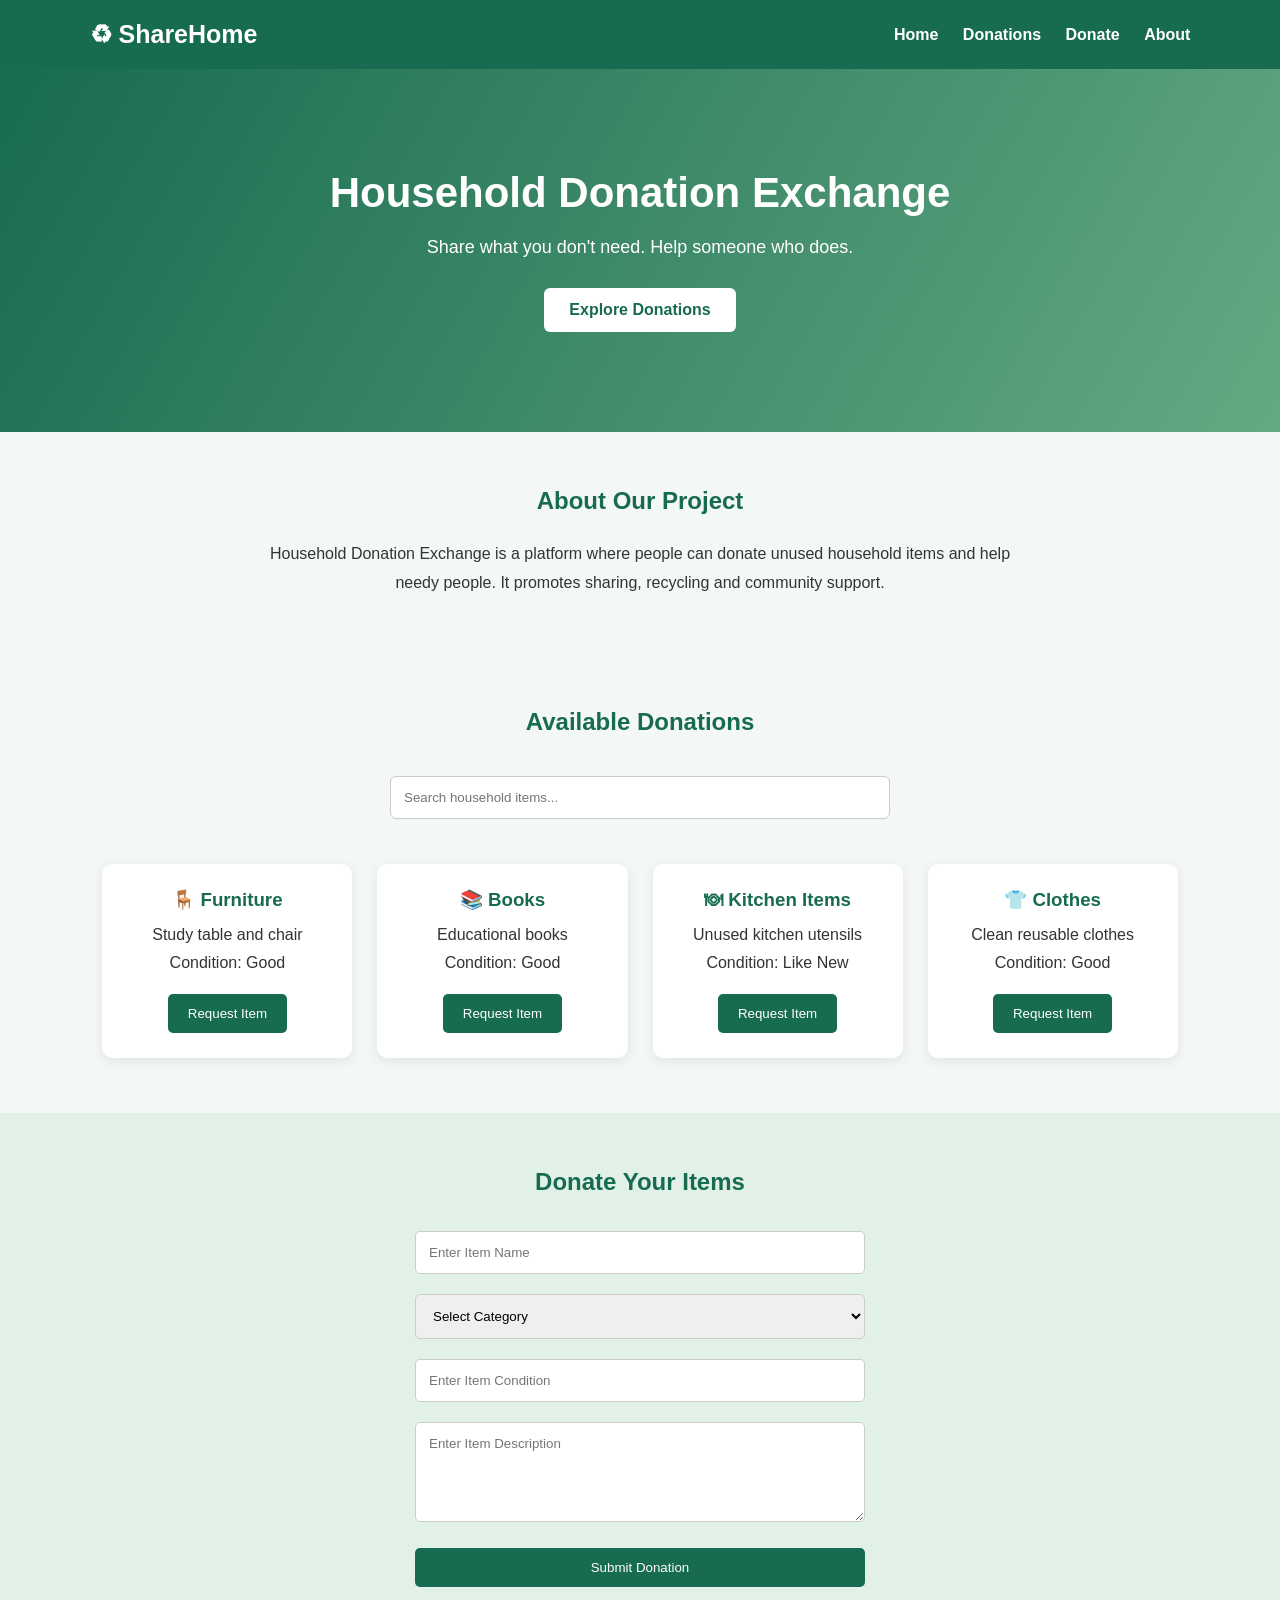
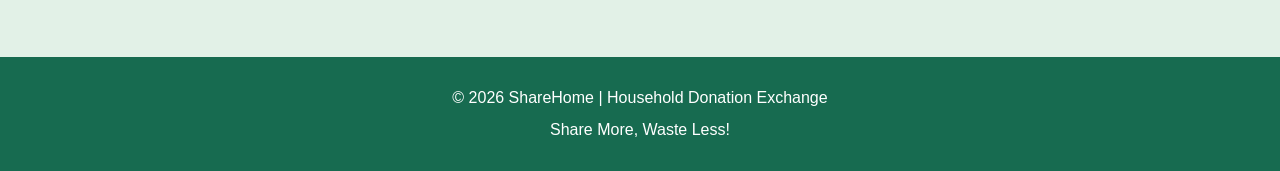
<file: index.html>
<!DOCTYPE html>
<html lang="en">
<head>
    <meta charset="UTF-8">
    <meta name="viewport" content="width=device-width, initial-scale=1.0">
    <title>Household Donation Exchange</title>
    <link rel="stylesheet" href="style.css">
</head>
<body>

<header>
    <h2>♻ ShareHome</h2>
    <nav>
        <a href="#home">Home</a>
        <a href="#donations">Donations</a>
        <a href="#donate">Donate</a>
        <a href="#about">About</a>
    </nav>
</header>

<section class="hero" id="home">
    <h1>Household Donation Exchange</h1>
    <p>Share what you don't need. Help someone who does.</p>
    <a href="#donations" class="btn">Explore Donations</a>
</section>

<section class="about" id="about">
    <h2>About Our Project</h2>
    <p>
        Household Donation Exchange is a platform where people
        can donate unused household items and help needy people.
        It promotes sharing, recycling and community support.
    </p>
</section>

<section class="donations" id="donations">
    <h2>Available Donations</h2>

    <input type="text" id="search"
           placeholder="Search household items...">

    <div class="items" id="itemList">

        <div class="card">
            <h3>🪑 Furniture</h3>
            <p>Study table and chair</p>
            <p>Condition: Good</p>
            <button onclick="requestItem('Furniture')">
                Request Item
            </button>
        </div>

        <div class="card">
            <h3>📚 Books</h3>
            <p>Educational books</p>
            <p>Condition: Good</p>
            <button onclick="requestItem('Books')">
                Request Item
            </button>
        </div>

        <div class="card">
            <h3>🍽 Kitchen Items</h3>
            <p>Unused kitchen utensils</p>
            <p>Condition: Like New</p>
            <button onclick="requestItem('Kitchen Items')">
                Request Item
            </button>
        </div>

        <div class="card">
            <h3>👕 Clothes</h3>
            <p>Clean reusable clothes</p>
            <p>Condition: Good</p>
            <button onclick="requestItem('Clothes')">
                Request Item
            </button>
        </div>

    </div>
</section>

<section class="donate" id="donate">
    <h2>Donate Your Items</h2>

    <form id="donationForm">
        <input type="text" id="itemName"
               placeholder="Enter Item Name" required>

        <select id="category" required>
            <option value="">Select Category</option>
            <option>Furniture</option>
            <option>Books</option>
            <option>Kitchen</option>
            <option>Clothes</option>
            <option>Electronics</option>
            <option>Other</option>
        </select>

        <input type="text" id="condition"
               placeholder="Enter Item Condition" required>

        <textarea id="description"
                  placeholder="Enter Item Description"></textarea>

        <button type="submit">Submit Donation</button>
    </form>

    <p id="message"></p>
</section>

<footer>
    <p>© 2026 ShareHome | Household Donation Exchange</p>
    <p>Share More, Waste Less!</p>
</footer>

<script src="script.js"></script>
</body>
</html>
</file>
<file: style.css>
* {
    margin: 0;
    padding: 0;
    box-sizing: border-box;
    font-family: Arial, sans-serif;
}

body {
    background-color: #f4f8f5;
    color: #333;
}

header {
    background: #176b50;
    color: white;
    padding: 20px 7%;
    display: flex;
    justify-content: space-between;
    align-items: center;
}

header h2 {
    font-size: 25px;
}

nav a {
    color: white;
    text-decoration: none;
    margin-left: 20px;
    font-weight: bold;
}

nav a:hover {
    color: #ffd27d;
}

.hero {
    background: linear-gradient(
        120deg, #176b50, #65a982
    );
    color: white;
    text-align: center;
    padding: 100px 20px;
}

.hero h1 {
    font-size: 42px;
    margin-bottom: 20px;
}

.hero p {
    font-size: 18px;
    margin-bottom: 30px;
}

.btn {
    display: inline-block;
    background: white;
    color: #176b50;
    padding: 13px 25px;
    text-decoration: none;
    border-radius: 6px;
    font-weight: bold;
}

section {
    padding: 55px 8%;
    text-align: center;
}

section h2 {
    color: #176b50;
    margin-bottom: 25px;
}

.about p {
    max-width: 750px;
    margin: auto;
    line-height: 1.8;
}

#search {
    width: 80%;
    max-width: 500px;
    padding: 13px;
    margin: 15px;
    border: 1px solid #ccc;
    border-radius: 6px;
}

.items {
    display: grid;
    grid-template-columns:
        repeat(auto-fit, minmax(220px, 1fr));
    gap: 25px;
    margin-top: 30px;
}

.card {
    background: white;
    padding: 25px;
    border-radius: 10px;
    box-shadow: 0 3px 12px #00000015;
}

.card h3 {
    color: #176b50;
    margin-bottom: 15px;
}

.card p {
    margin: 10px 0;
}

button {
    background: #176b50;
    color: white;
    border: none;
    padding: 12px 20px;
    border-radius: 5px;
    cursor: pointer;
    margin-top: 12px;
}

button:hover {
    background: #104b38;
}

.donate {
    background: #e2f1e7;
}

form {
    max-width: 450px;
    margin: auto;
}

form input,
form select,
form textarea {
    width: 100%;
    padding: 13px;
    margin: 10px 0;
    border: 1px solid #ccc;
    border-radius: 5px;
}

form textarea {
    min-height: 100px;
}

form button {
    width: 100%;
}

#message {
    margin-top: 15px;
    color: #176b50;
    font-weight: bold;
}

footer {
    background: #176b50;
    color: white;
    text-align: center;
    padding: 25px;
    line-height: 2;
}

@media (max-width: 600px) {
    header {
        flex-direction: column;
        gap: 15px;
    }

    nav a {
        margin: 7px;
        font-size: 13px;
    }

    .hero h1 {
        font-size: 30px;
    }
}
</file>
